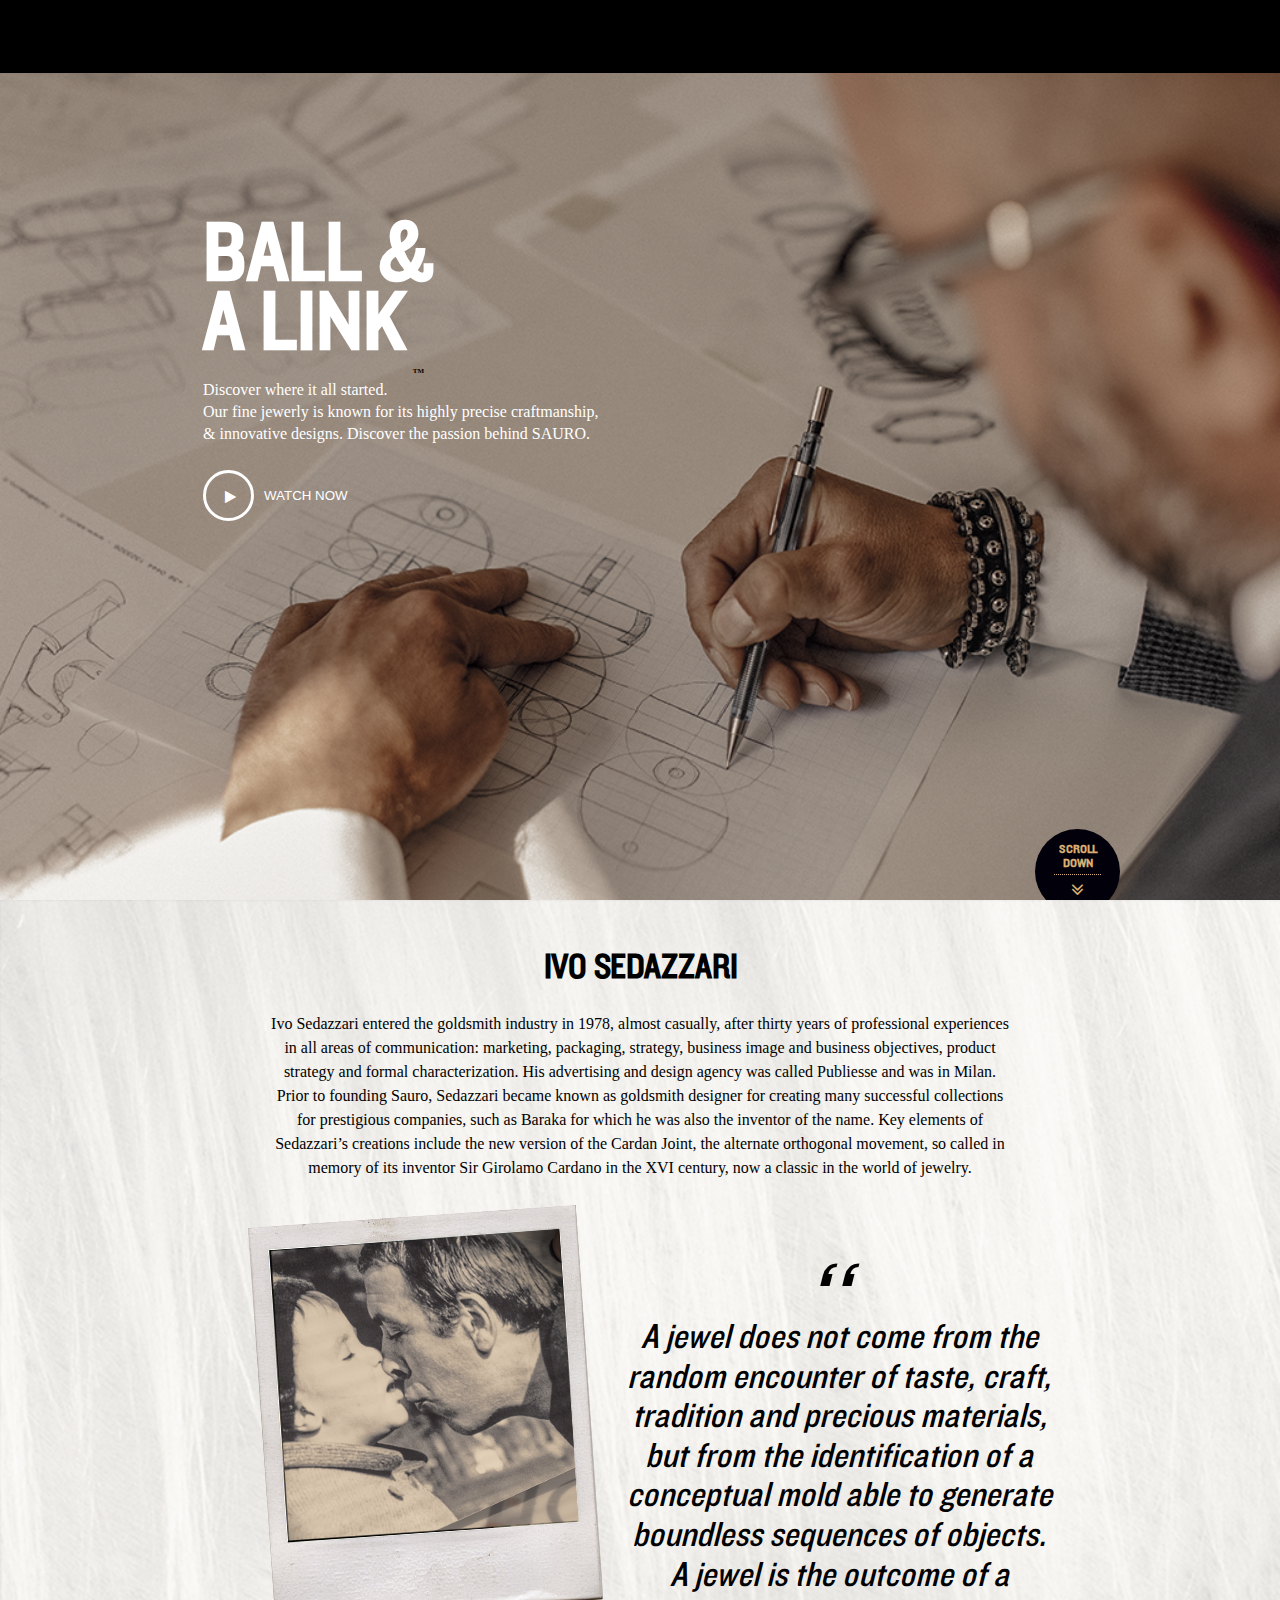
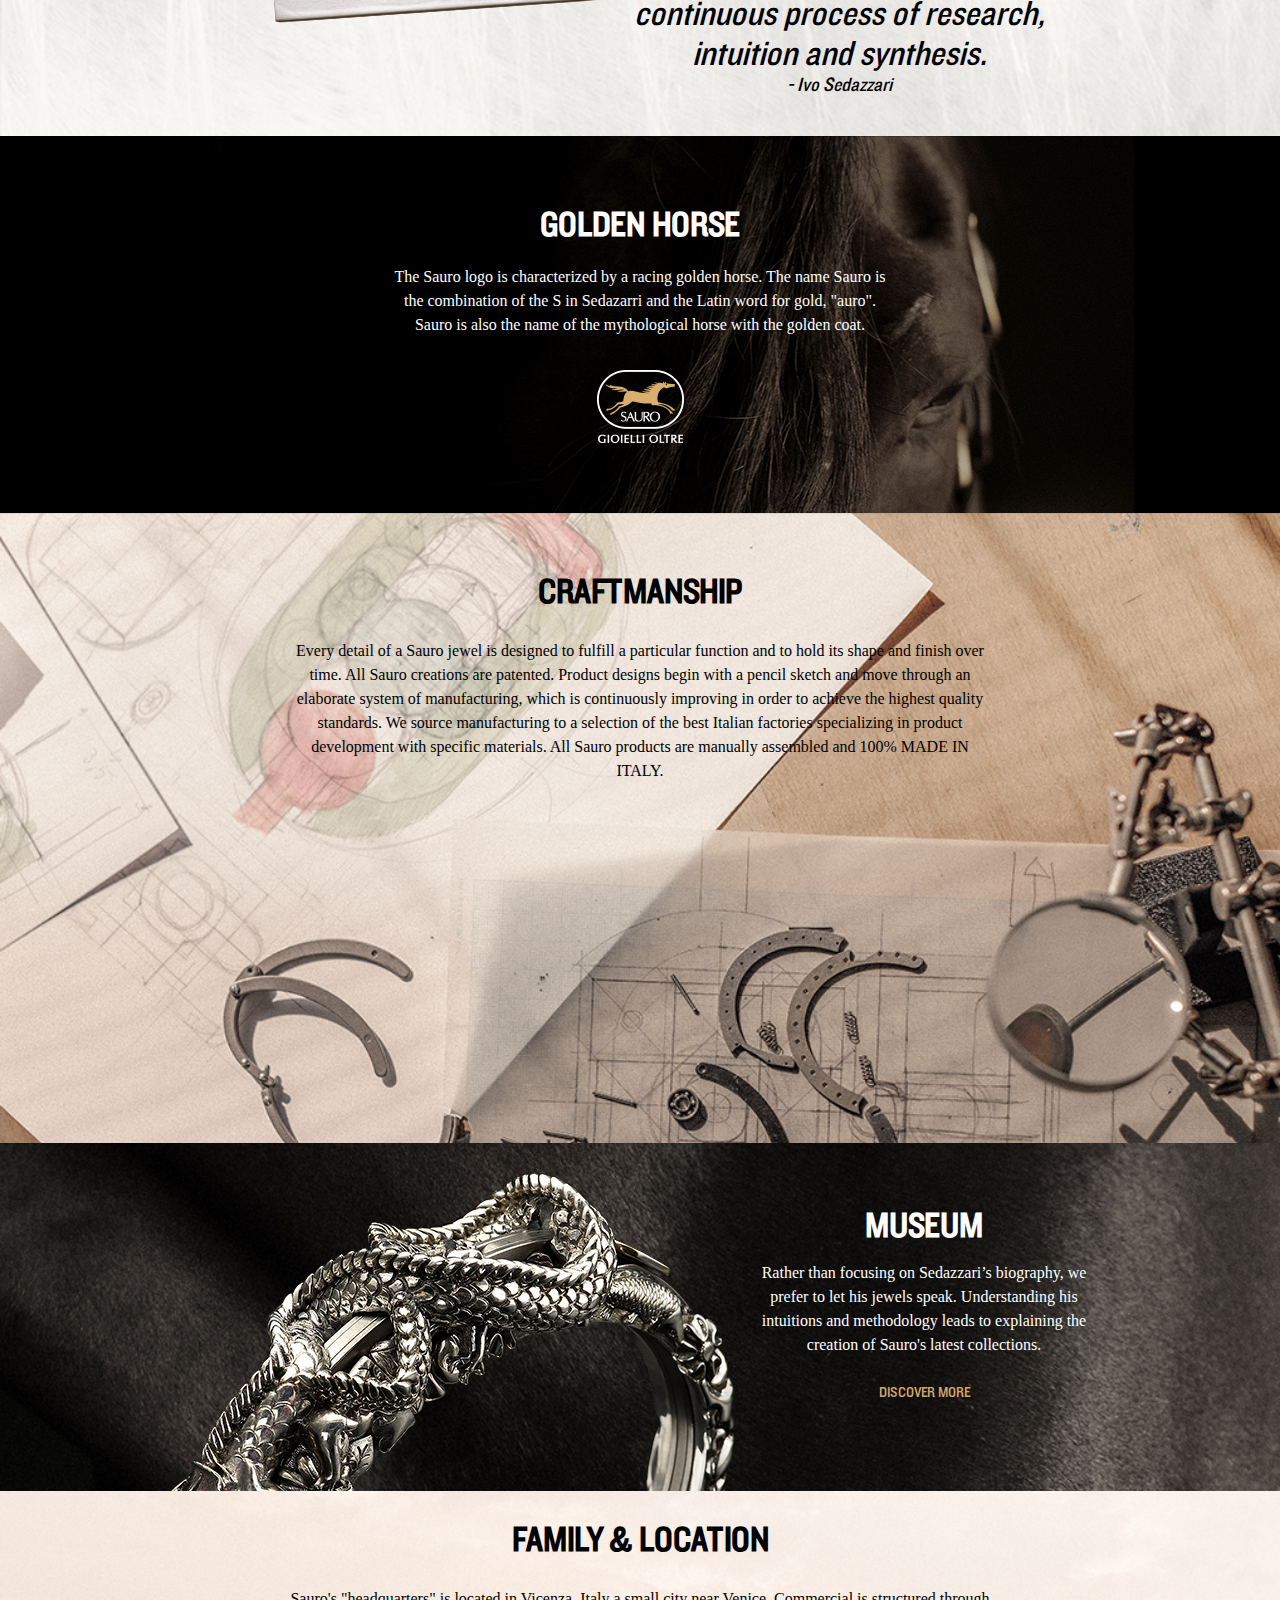
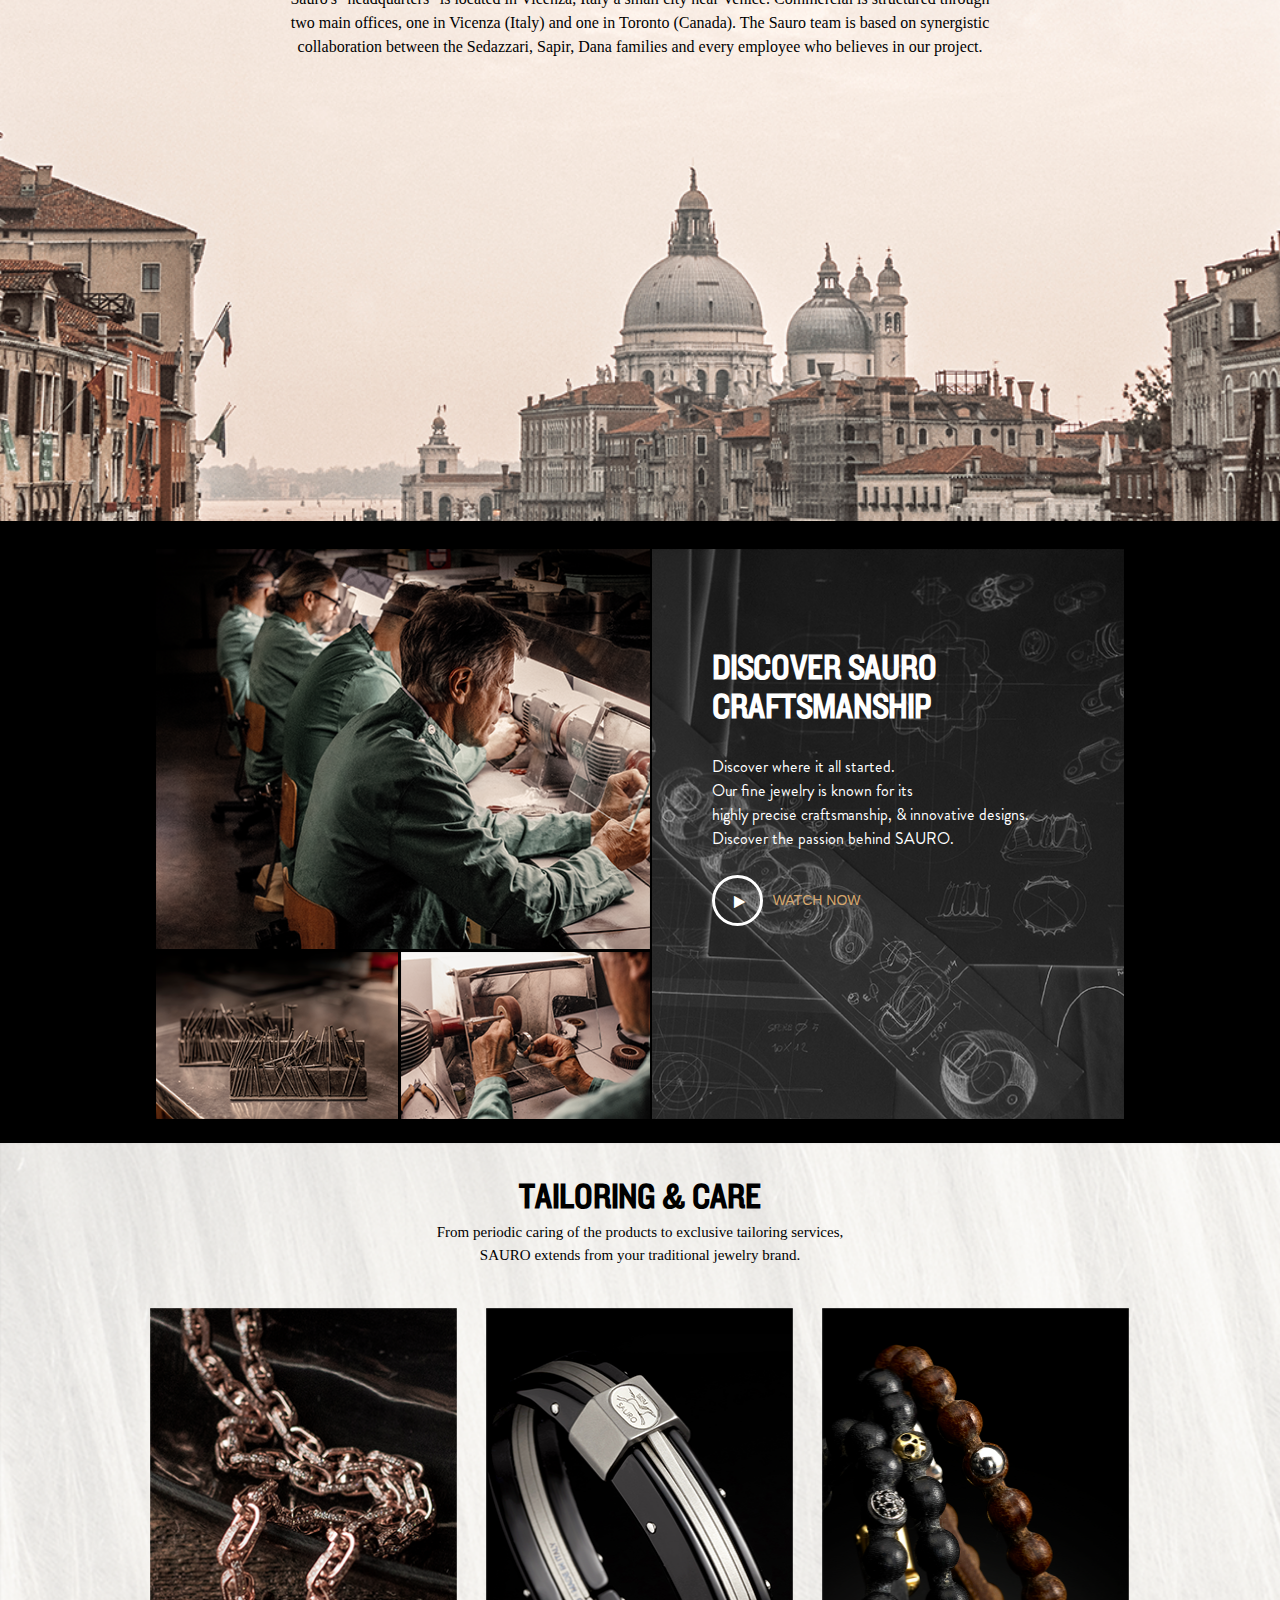
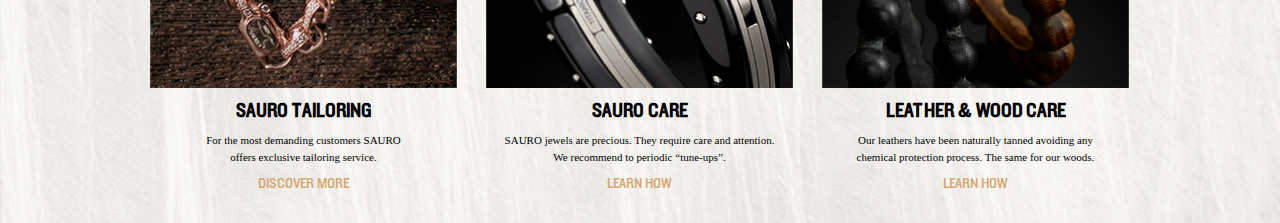
<file: index.html>
<!DOCTYPE html>
<html lang="en">

<head>

	<meta charset="utf-8">
	<meta http-equiv="X-UA-Compatible" content="IE=edge">
	<meta name="viewport" content="width=device-width, initial-scale=1.0, minimum-scale=1.0">
	<link rel="stylesheet" href="/css/font-awesome/css/font-awesome.css">
	<link rel="stylesheet" href="/css/style.css">
	<link rel="stylesheet" href="/css/lightbox.min.css">
	<script src="/js/jquery.min.js"></script>
	<script src="/js/itemslide.min.js"></script>
	<script src="/js/lightbox.min.js"></script>
	<title>Document</title>

</head>

<body>

	<div class="app">

		<header>
			<div class="inner"></div>
		</header>

		<section class="main">
			<div class="inner">
				<h1>Ball &amp; <br>a link<span class="tm">tm</span></h1>
				<p>Discover where it all started. <br>Our fine jewerly is known for its highly precise craftmanship, &amp; innovative designs. Discover the passion behind SAURO.</p>
				<button class="watch"><i class="fa fa-play" aria-hidden="true"></i>Watch now</button>
				<button class="down">
					<span>Scroll down</span>
					<i class="fa fa-angle-double-down" aria-hidden="true"></i>
				</button>
			</div>
		</section>

		<section class="ivo">
			<div class="inner">

				<h2>Ivo Sedazzari</h2>

				<p class="about">Ivo Sedazzari entered the goldsmith industry in 1978, almost casually, after thirty years of professional experiences in all areas of communication: marketing, packaging, strategy, business image and business objectives, product strategy and formal characterization. His advertising and design agency was called Publiesse and was in Milan. Prior to founding Sauro, Sedazzari became known as goldsmith designer for creating many successful collections for prestigious companies, such as Baraka for which he was also the inventor of the name. Key elements of Sedazzari’s creations include the new version of the Cardan Joint, the alternate orthogonal movement, so called in memory of its inventor Sir Girolamo Cardano in the XVI century, now a classic in the world of jewelry.</p>

				<div class="polaroid"></div>

				<p class="jewel"><span class="rotate">,,</span>A jewel does not come from the random encounter of taste, craft, tradition and precious materials, but from the identification of a conceptual mold able to generate boundless sequences of objects. A jewel is the outcome of a continuous process of research, intuition and synthesis. <span class="author">- Ivo Sedazzari</span></p>

			</div>
		</section>

		<section class="golden-horse">
			<div class="inner">

				<h2>Golden horse</h2>
				<p>The Sauro logo is characterized by a racing golden horse. The name Sauro is the combination of the S in Sedazarri and the Latin word for gold, "auro". Sauro is also the name of the mythological horse with the golden coat.</p>
				<div class="logo"></div>

			</div>
			<div class="section-overlay"></div>
		</section>

		<section class="craftmanship">
			<div class="inner">

				<h2>Craftmanship</h2>
				<p>Every detail of a Sauro jewel is designed to fulfill a particular function and to hold its shape and finish over time. All Sauro creations are patented. Product designs begin with a pencil sketch and move through an elaborate system of manufacturing, which is continuously improving in order to achieve the highest quality standards. We source manufacturing to a selection of the best Italian factories specializing in product development with specific materials. All Sauro products are manually assembled and 100% MADE IN ITALY.</p>

			</div>
		</section>

		<section class="museum">
			<div class="inner">

				<div class="ring"></div>
				<div class="content">
					<h2>Museum</h2>
					<p>Rather than focusing on Sedazzari’s biography, we prefer to let his jewels speak. Understanding his intuitions and methodology leads to explaining the creation of Sauro's latest collections.</p>
					<a href="#" class="discover-more">Discover more</a>
				</div>

			</div>
		</section>

		<section class="location">
			<div class="inner">

				<h2>Family &amp; location</h2>
				<p>Sauro's "headquarters" is located in Vicenza, Italy a small city near Venice. Commercial is structured through two main offices, one in Vicenza (Italy) and one in Toronto (Canada). The Sauro team is based on synergistic collaboration between the Sedazzari, Sapir, Dana families and every employee who believes in our project.</p>

			</div>
		</section>

		<section class="discover">
			<div class="inner">

				<div class="lcol">
					<div class="big-block" style="background-image:url('/img/discover2.png');">
						<a data-lightbox="gallery" href="/img/discover2.png"></a>
						<div class="play responsive"></div>
					</div>
					<div class="small-blocks">
						<div class="small-block1" style="background-image:url('/img/discover3.png');">
							<a data-lightbox="gallery" href="/img/discover3.png"></a>
						</div>
						<div class="small-block2" style="background-image:url('/img/discover4.png');">
							<a data-lightbox="gallery" href="/img/discover4.png"></a>
						</div>
					</div>
				</div>
				<div class="rcol">
					<div class="content">
						<h2>DISCOVER SAURO <br>CRAFTSMANSHIP</h2>
						<p>Discover where it all started. <br>Our fine jewelry is known for its <br>highly precise craftsmanship, &amp; innovative designs. <br>Discover the passion behind SAURO.</p>
						<button class="watch"><i class="fa fa-play" aria-hidden="true"></i>Watch now</button>
					</div>
				</div>

				<div class="m-content responsive">
					<h2>DISCOVER SAURO CRAFTSMANSHIP</h2>
					<p>Discover where it all started. <br>Discover the passion behind SAURO.</p>
					<a href="#">Watch now</a>
				</div>

			</div>
		</section>

		<section class="tailoring">
			<div class="inner">

				<h2>TAILORING &amp; CARE</h2>
				<p>From periodic caring of the products to exclusive tailoring services, <br>SAURO extends from your traditional jewelry brand.</p>

				<ul id="items" class="cols">
					<li class="col">
						<img src="/img/img1.png" alt="sauro tailoring">
						<h4>Sauro tailoring</h4>
						<p>For the most demanding customers SAURO <br>offers exclusive tailoring service.</p>
						<a href="#">Discover more</a>
					</li>
					<li class="col">
						<img src="/img/img2.png" alt="sauro care">
						<h4>Sauro care</h4>
						<p>SAURO jewels are precious. They require care and attention. <br>We recommend to periodic “tune-ups”.</p>
						<a href="#">Learn how</a>
					</li>
					<li class="col">
						<img src="/img/img3.png" alt="Leather &amp; wood care">
						<h4>Leather &amp; wood care</h4>
						<p>Our leathers have been naturally tanned avoiding any <br>chemical protection process. The same for our woods.</p>
						<a href="#">Learn how</a>
					</li>
				</ul>

				<div class="responsive dots">
					<div class="dot i1 active"></div>
					<div class="dot i2"></div>
					<div class="dot i3"></div>
				</div>

			</div>
		</section>

		<footer>
			<div class="inner"></div>
		</footer>

	</div>

	<script src="/js/app.js"></script>

</body>

</html>
</file>
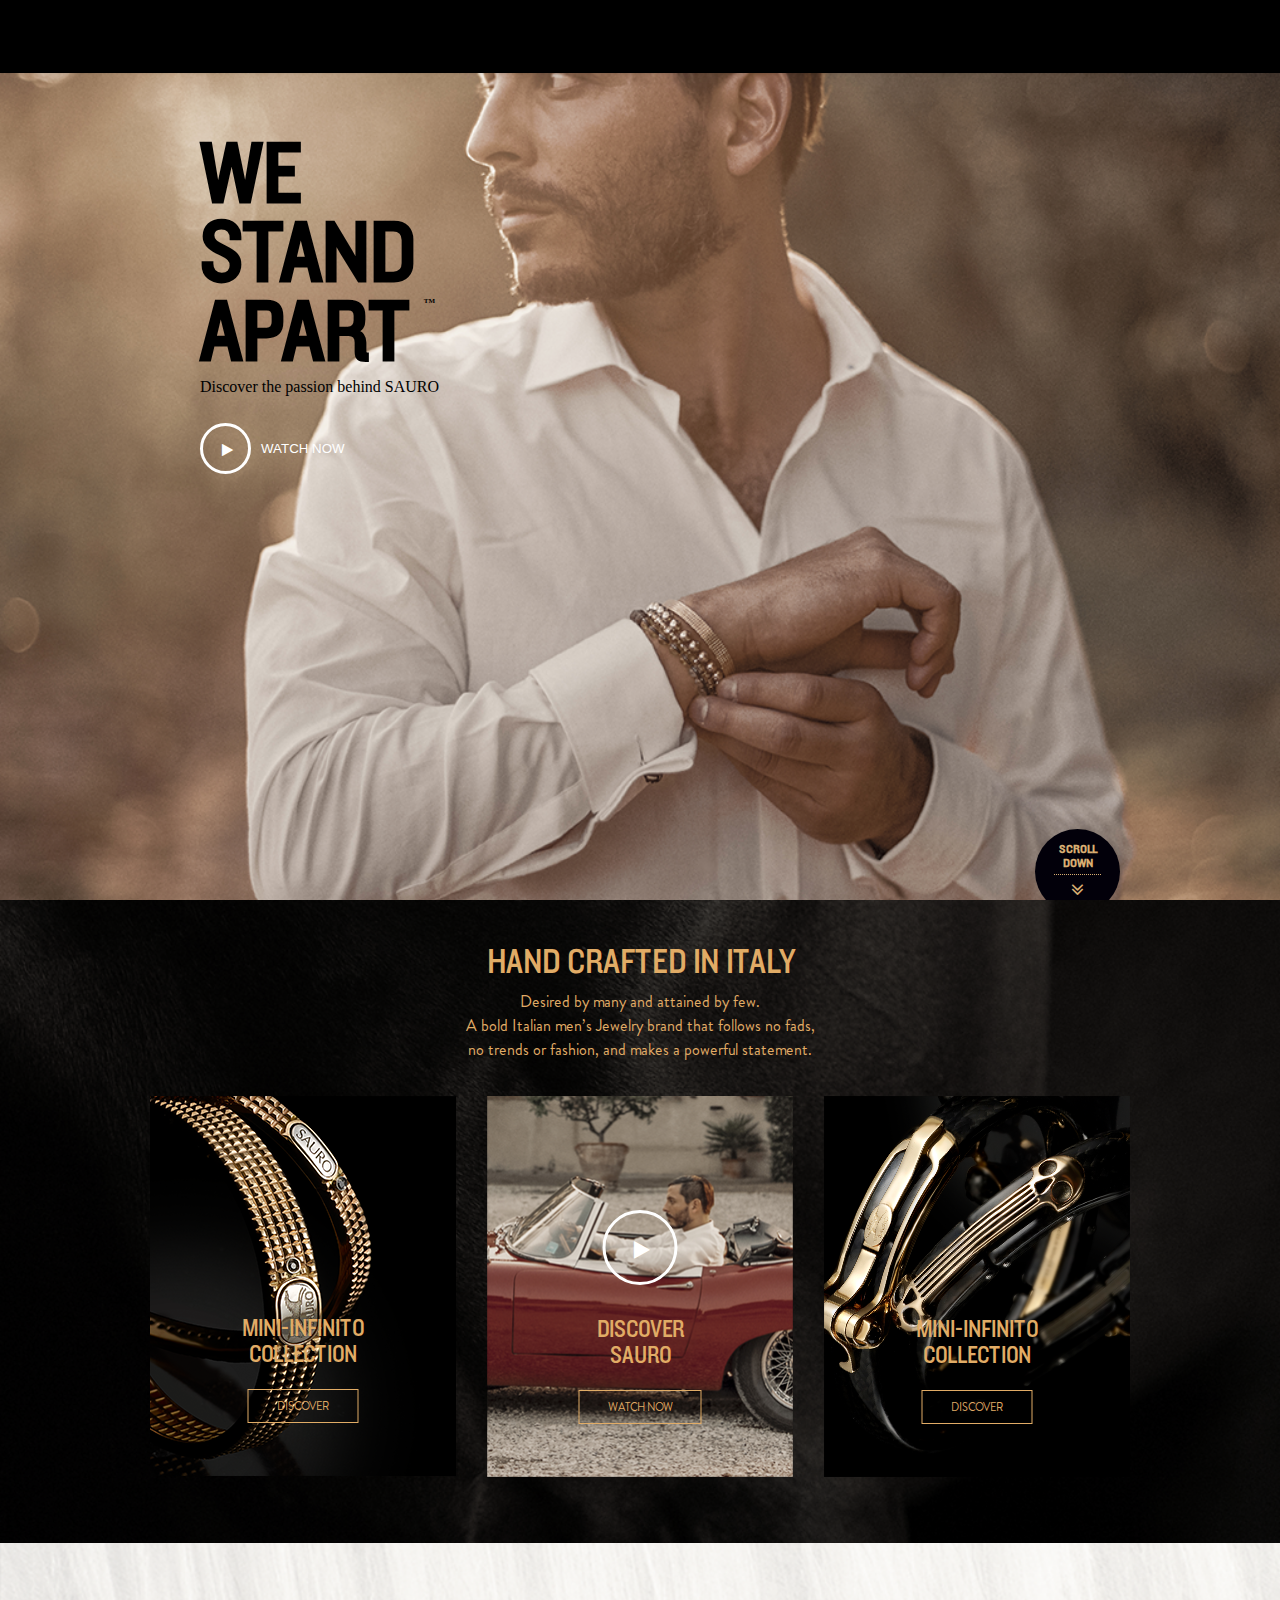
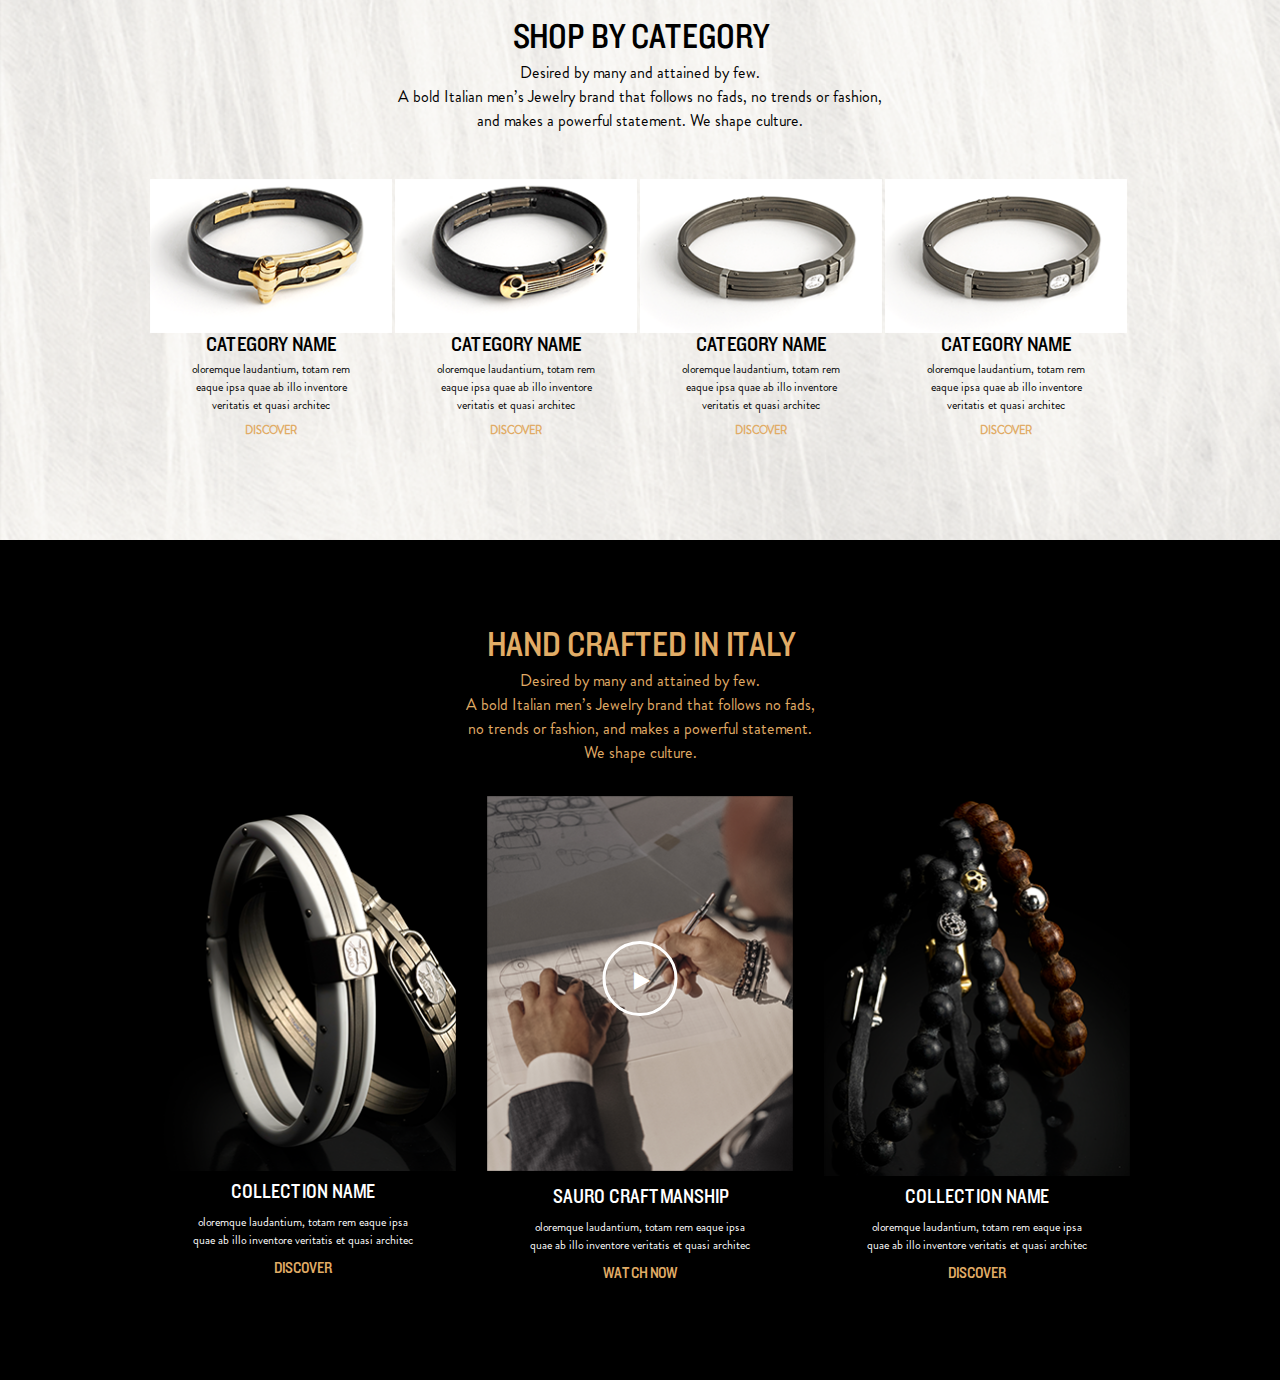
<file: home.html>
<!DOCTYPE html>
<html lang="en">

<head>

	<meta charset="utf-8">
	<meta http-equiv="X-UA-Compatible" content="IE=edge">
	<meta name="viewport" content="width=device-width, initial-scale=1.0, minimum-scale=1.0">
	<link rel="stylesheet" href="/css/font-awesome/css/font-awesome.css">
	<link rel="stylesheet" href="/css/style.css">
	<script src="/js/jquery.min.js"></script>
	<script src="/js/itemslide.min.js"></script>
	<title>Document</title>

</head>

<body>

	<div class="app home">

		<header>
			<div class="inner"></div>
		</header>

		<section class="main2">
			<div class="inner">
				<h1>We stand apart<span class="tm">tm</span></h1>
				<p>Discover the passion behind SAURO</p>
				<button class="watch"><i class="fa fa-play" aria-hidden="true"></i>Watch now</button>
				<button class="down">
					<span>Scroll down</span>
					<i class="fa fa-angle-double-down" aria-hidden="true"></i>
				</button>
			</div>
		</section>

		<section class="handcrafted">
			<div class="inner">
				<h2>Hand crafted in italy</h2>
				<p>Desired by many and attained by few. <br>A bold Italian men’s Jewelry brand that follows no fads, <br>no trends or fashion, and makes a powerful statement.</p>
				<div class="cols3">
					<div class="col">
						<img src="/img/img6.png" alt="Mini-infinito collection">
						<h4>Mini-infinito collection</h4>
						<a href="#" class="bordered">Discover</a>
					</div>
					<div class="col">
						<img src="/img/img5.png" alt="Discover sauro">
						<button class="play"></button>
						<h4>Discover sauro</h4>
						<a href="#" class="bordered">Watch now</a>
					</div>
					<div class="col">
						<img src="/img/img4.png" alt="Mini-infinito collection">
						<h4>Mini-infinito collection</h4>
						<a href="#" class="bordered">Discover</a>
					</div>
				</div>
			</div>
			<div class="section-overlay"></div>
		</section>

		<section class="bycategory">
			<div class="inner">
				<h2>Shop by category</h2>
				<p>Desired by many and attained by few. <br>A bold Italian men’s Jewelry brand that follows no fads, no trends or fashion, <br>and makes a powerful statement. We shape culture.</p>
				<ul id="items" class="cols4">
					<li class="col">
						<img src="/img/brace1.png" alt="Category name">
						<h4>Category name</h4>
						<p>oloremque laudantium, totam rem eaque ipsa quae ab illo inventore veritatis et quasi architec</p>
						<a href="#">Discover</a>
					</li>
					<li class="col">
						<img src="/img/brace2.png" alt="Category name">
						<h4>Category name</h4>
						<p>oloremque laudantium, totam rem eaque ipsa quae ab illo inventore veritatis et quasi architec</p>
						<a href="#">Discover</a>
					</li>
					<li class="col">
						<img src="/img/brace3.png" alt="Category name">
						<h4>Category name</h4>
						<p>oloremque laudantium, totam rem eaque ipsa quae ab illo inventore veritatis et quasi architec</p>
						<a href="#">Discover</a>
					</li>
					<li class="col">
						<img src="/img/brace3.png" alt="Category name">
						<h4>Category name</h4>
						<p>oloremque laudantium, totam rem eaque ipsa quae ab illo inventore veritatis et quasi architec</p>
						<a href="#">Discover</a>
					</li>
				</ul>
				<div class="responsive dots">
					<div class="dot i1 active"></div>
					<div class="dot i2"></div>
					<div class="dot i3"></div>
					<div class="dot i4"></div>
				</div>
			</div>
		</section>

		<section class="handcrafted2">
			<div class="inner">
				<h2>Hand crafted in italy</h2>
				<p>Desired by many and attained by few. <br>A bold Italian men’s Jewelry brand that follows no fads, <br>no trends or fashion, and makes a powerful statement. <br>We shape culture.</p>
				<div class="cols3">
					<div class="col">
						<img src="/img/img9.png" alt="Mini-infinito collection">
						<h4>Collection name</h4>
						<p>oloremque laudantium, totam rem eaque ipsa quae ab illo inventore veritatis et quasi architec</p>
						<a href="#" class="bordered">Discover</a>
					</div>
					<div class="col">
						<img src="/img/img8.png" alt="Discover sauro">
						<button class="play"></button>
						<h4>Sauro craftmanship</h4>
						<p>oloremque laudantium, totam rem eaque ipsa quae ab illo inventore veritatis et quasi architec</p>
						<a href="#" class="bordered">Watch now</a>
					</div>
					<div class="col">
						<img src="/img/img7.png" alt="Mini-infinito collection">
						<h4>Collection name</h4>
						<p>oloremque laudantium, totam rem eaque ipsa quae ab illo inventore veritatis et quasi architec</p>
						<a href="#" class="bordered">Discover</a>
					</div>
				</div>
			</div>
		</section>

		<footer>
			<div class="inner"></div>
		</footer>

	</div>

	<script src="/js/app.js"></script>

</body>

</html>
</file>
<file: css/style.css>
@font-face { font-family: 'BrandonGrotesque-Bold'; src: url('fonts/BrandonGrotesque-Bold.eot'); src: url('fonts/BrandonGrotesque-Bold.woff2') format('woff2'), url('fonts/BrandonGrotesque-Bold.woff') format('woff'), url('fonts/BrandonGrotesque-Bold.ttf') format('truetype'), url('fonts/BrandonGrotesque-Bold.svg#BrandonGrotesque-Bold') format('svg'), url('fonts/BrandonGrotesque-Bold.eot?#iefix') format('embedded-opentype'); font-weight: normal; font-style: normal; }
@font-face { font-family: 'Knockout'; src: url('fonts/Knockout.eot'); src: url('fonts/Knockout.woff2') format('woff2'), url('fonts/Knockout.woff') format('woff'), url('fonts/Knockout.ttf') format('truetype'), url('fonts/Knockout.svg#Knockout') format('svg'), url('fonts/Knockout.eot?#iefix') format('embedded-opentype'); font-weight: normal; font-style: normal; }

/* Genearl */
body,
html { font-family: 'Knockout'; position: relative; background: black; -webkit-font-smoothing: antialiased; }
a { color: inherit; text-decoration: none; }
* { margin: 0; padding: 0; }
* { -webkit-box-sizing: border-box; -moz-box-sizing: border-box; box-sizing: border-box; }
img { width: 100%; display: block; }

button { outline: none; border: none; padding: 0; background: transparent; cursor: pointer; }

.overlay { z-index: 2000; pointer-events: none; position: absolute; top: 0; right: 0; bottom: 0; left: 0; width: 100%; height: 100%; background: url('/img/overlay3.jpg') no-repeat center top; opacity: .3; -webkit-transition: opacity .2s; -ms-transition: opacity .2s; transition: opacity .2s; }
body:hover .overlay { opacity: 0; }
@media screen and (width:360px) {
	.overlay { background-image: url('/img/overlay3.jpg'); }
}


/* Header */
header { background: black; height: 73px; width: 100%; }


/* Union */
section { min-width: 1020px; }
section > .inner { width: 80%; min-width: 1020px; margin: 0 auto; }
section h2 { font-family: 'Knockout'; font-size: 35px; text-transform: uppercase; }


/* Main Section */
.main { height: calc(100vh - 73px); overflow: hidden; color: #fff; background: url('/img/bg-main.png') no-repeat center 15%; background-size: cover; width: 100%; padding: 0; }
.main h1 { font-size: 86px; font-family: 'Knockout'; text-transform: uppercase; line-height: .8; margin: 75px 0 20px 0; position: relative; display: inline-block; vertical-align: top; }
.main .inner { position: relative; padding: 73px 0 0 75px; height: 100%; }
.main h1 span.tm { color: black; font-size: 7px; font-family: 'BrandonGrotesque'; position: absolute; bottom: -16px; right: 9px; }
.main p { font-family: 'BrandonGrotesque'; width: 400px; line-height: 1.4; }

.watch { margin-top: 24px; color: #fff; line-height: 51px; text-transform: uppercase; }
.watch i { padding-left: 4px; color: #fff; margin-right: 10px; font-size: 14px; display: inline-block; vertical-align: top; width: 51px; height: 51px; border: 3px solid #fff; border-radius: 50%; line-height: 48px; text-align: center; }

.down { position: relative; width: 85px; height: 85px; border-radius: 50%; background: #02000a; position: absolute; bottom: -14px; right: 32px; }
.down span { color: #d8ae72; text-transform: uppercase; font-weight: bold; font-family: 'Knockout'; font-size: 13px; margin-top: -22px; width: 47px; text-align: center; display: inline-block; vertical-align: top; padding-bottom: 4px; border-bottom: 1px dotted; }
.down i { position: absolute; color: #d8ae72; bottom: 14px; left: 50%; font-size: 20px; transform: translateX(-50%); }

/* Ivo Section */
.ivo { padding-bottom: 40px; background: url('/img/bg-ivo.png') no-repeat center top; text-align: center; padding-top: 48px; background-size: cover; }
.ivo .inner:after { content: ''; display: table; clear: right; }
.ivo .inner { width: 1020px !important;  position: relative; }
.ivo h2 { font-family: 'Knockout'; font-size: 35px; text-transform: uppercase; }
.ivo .about { line-height: 1.5; margin: 0 auto; width: 740px; margin-top: 25px; font-family: 'BrandonGrotesque'; }
.ivo .jewel { float: right; margin-top: 68px; width: 525px; padding-right: 97px; font-size: 36px; font-style: italic; line-height: 1.1; }
.ivo .rotate { font-size: 100px; transform: rotate(180deg); display: block; color: black; margin-bottom: -40px; }
.ivo .author { display: block; font-size: 20px; font-style: italic; }
.ivo .polaroid { position: absolute; top: 257px; left: 0; background: url('/img/polaroid.png') no-repeat center center; width: 473px; height: 418px; }


/* Golden Horse Section */
.golden-horse { color: #fff; position: relative; background: black url('/img/bg-golden-horse.png') no-repeat center top; }
.golden-horse .inner { height: 100%; text-align: center; padding: 70px 0; position: relative; z-index: 100; }
.golden-horse .section-overlay { z-index: 50; position: absolute; top: 0; left: 0; bottom: 0; right: 0; background: rgba(0, 0, 0, .3); }
.golden-horse p { font-family: 'BrandonGrotesque'; line-height: 1.5; width: 500px; margin: 20px auto 0 auto; }
.golden-horse .logo { width: 87px; height: 73px; margin: 33px auto 0 auto; background: url('/img/horse-logo.png') no-repeat center center; }


/* Craftmanship Section */
.craftmanship { height: 630px; background: black url('/img/bg-craftmanship.png') no-repeat center top; background-size: cover; }
.craftmanship .inner { text-align: center; padding-top: 60px; }
.craftmanship p { margin: 27px auto 0 auto; width: 700px; font-family: 'BrandonGrotesque'; line-height: 1.5; }


/* Museum Section */
.museum { height: 348px; background: black url('/img/bg-museum.png') no-repeat center top; background-size: cover; }
.museum > .inner { width: 1020px !important; position: relative; height: 348px; }
.museum .ring { position: absolute; bottom: 0; left: 0; width: 737px; height: 440px; background: url(/img/ring.png) no-repeat center top; }
.museum .content { text-align: center; color: #fff; float: right; width: 452px; margin-top: 64px; }
.museum .content p { margin: 15px auto 0 auto; font-family: 'BrandonGrotesque'; line-height: 1.5; width: 328px; }
.museum .content a { text-transform: uppercase; margin-top: 27px; color: #d6a76c; display: block; font-size: 15px; }

/* Location Section */
.location { height: 630px; background: black url('/img/bg-location.png') no-repeat center 55%; background-size: cover; }
.location .inner { text-align: center; padding-top: 30px; }
.location .inner p { margin: 27px auto 0 auto; width: 700px; font-family: 'BrandonGrotesque'; line-height: 1.5; }


/* Discover Section */
.discover { color: #fff; height: 622px; background: black; }
.discover .inner { padding: 28px; width: 80%; min-width: 1020px; }
.discover .inner:after { content: ''; display: table; clear: both; }
.discover .rcol { float: right; width: 48.8%; }
.discover .lcol { float: left; width: 51%; }
.discover .rcol .content { width: 100%; height: 570px; padding: 100px 0 0 60px; background: url('/img/discover1.png') no-repeat center center; background-size: cover; }
.discover .rcol .content h2 { margin-bottom: 28px; }
.discover .rcol .content p { font-family: 'BrandonGrotesque-Bold'; line-height: 1.5; }
.discover .rcol .content button { margin-top: 24px; color: #d6a76c; font-size: 14px; line-height: 51px; text-transform: uppercase; }
.discover .big-block { height: 400px; margin-bottom: 3px; background: no-repeat center center; background-size: cover; }
.discover .small-blocks { height: 169px; width: 100%; white-space: nowrap; overflow: hidden; }
.discover .small-block1 { height: 167px; width: 49%; display: inline-block; vertical-align: top; background: url('/img/discover3.png') no-repeat center center; background-size: cover; }
.discover .small-block2 { height: 167px; width: 51%; display: inline-block; vertical-align: top; background: url('/img/discover4.png') no-repeat center center; background-size: cover; }

.discover .big-block,
.discover .small-block1,
.discover .small-block2 { position: relative; }
.discover .big-block > a,
.discover .small-block1 > a,
.discover .small-block2 > a { position: absolute; top: 0; left: 0; bottom: 0; right: 0; width: 100%; height: 100%; opacity: 0; }


/* Tailoring Section */
.tailoring { height: 680px; background: black url('/img/bg-ivo.png') no-repeat center top; background-size: cover; }
.tailoring .inner { text-align: center; padding-top: 35px; }
.tailoring p { margin: 4px auto 0 auto; font-family: 'BrandonGrotesque'; line-height: 1.5; font-size: 15px; }
.tailoring .cols { text-align: left; font-size: 0; width: 980px; margin: 42px auto 0 auto; }
.tailoring .cols .col { width: 307px; margin-right: 29px; text-align: center; display: inline-block; vertical-align: top; }
.tailoring .cols .col:last-child { margin: 0; }
.tailoring .cols .col img { height: 380px; }
.tailoring .cols .col h4 { font-family: 'Knockout'; margin-top: 12px; font-size: 20px; text-transform: uppercase; }
.tailoring .cols .col p { font-size: 11px; margin-top: 10px; }
.tailoring .cols .col a { text-transform: uppercase; margin-top: 10px; color: #d6a76c; font-size: 15px; display: block; }


/* Home Page */

/* Home Page Union */
.home .inner h1 { text-transform: uppercase; }
.home .inner p { font-family: 'BrandonGrotesque'; line-height: 1.5; }
.home section { overflow: hidden; position: relative; background-repeat: no-repeat; background-position: center center; background-size: cover; }
.home section:not(.main2) .inner { z-index: 300; position: relative; text-align: center; color: #e1ac66; padding: 43px 0 0 0; }
.home section:not(.main2) .inner h2 { font-weight: normal; }
.home section:not(.main2) .inner p { margin-top: 8px; }
.home .section-overlay { position: absolute; top: 0; left: 0; right: 0; bottom: 0; width: 100%; height: 100%; z-index: 200; background: rgba(0, 0, 0, .6); }

/* Cols3 */
.cols3 { width: 980px; margin: 34px auto 0 auto; text-align: left; font-size: 0; }
.cols3 > .col { position: relative; width: 306px; margin-right: 31px; font-size: initial; display: inline-block; vertical-align: top; }
.cols3 > .col:last-child { margin: 0; }
.cols3 > .col .play { padding-left: 4px; z-index: 500; top: 30%; left: 50%; transform: translateX(-50%); width: 75px; height: 75px; border-radius: 50%; border: 3px solid #fff; position: absolute; line-height: 75px; }
.cols3 > .col .play:before { color: #fff; content: '\f04b'; font-size: 20px; font-family: 'FontAwesome'; }


/* Cols4 */
.cols4 { width: 980px; margin: 0 auto; text-align: left; margin-top: 46px; }
.cols4 > .col { width: 242px; text-align: center; display: inline-block; vertical-align: top; }
.cols4 > .col h4 { text-transform: uppercase; font-size: 21px; }
.cols4 > .col p { font-size: 12px; width: 180px; margin: 0 auto; }
.cols4 > .col a { font-family: 'BrandonGrotesque-Bold'; font-weight: bold; background: transparent; color: #e1ac66; text-transform: uppercase; margin-top: 8px; display: inline-block; vertical-align: top; font-size: 11px; }

/* Main Section 2 */
.main2 { height: calc(100vh - 73px); background-image: url('/img/bg-main2.png') !important; background-position: center top !important; }
.main2 .inner { position: relative; height: 100%; padding: 64px 0 0 72px; }
.main2 h1 { position: relative; font-size: 88px; width: 200px; line-height: .9; display: inline-block; vertical-align: top; }
.main2 p { font-family: 'Knockout'; }
.main2 h1 span.tm { font-size: 7px; font-family: 'BrandonGrotesque'; position: absolute; bottom: 70px; right: -2px; right: -35px; }
.main2 p { font-family: 'BrandonGrotesque'; width: 400px; line-height: 1.4; }


/* Handcrafted Section */
.handcrafted { height: 643px; background-image: url('/img/bg-handcraft.png'); }
.handcrafted p { font-family: 'BrandonGrotesque-Bold' !important; }
.handcrafted .col { color: #e1ac66; text-align: center; }
.handcrafted .col h4,
.handcrafted .col .bordered { position: absolute; left: 50%; transform: translateX(-50%); text-transform: uppercase; }
.handcrafted .col h4 { top: 58%; font-size: 24px; width: 140px; font-weight: normal; }
.handcrafted .col .bordered { display: block; font-family: 'BrandonGrotesque-Bold'; border: 1px solid #e1ac66; font-size: 11px; padding: 8px 28px; bottom: 14%; }


/* By Category Section */
.bycategory { height: 597px; background-image: url('/img/bg-ivo.png'); }
.bycategory .inner { padding-top: 75px !important; color: #000 !important; }
.bycategory p { margin-top: 4px !important; font-family: 'BrandonGrotesque-Bold' !important; }
.bycategory .col h4 { font-weight: normal; }


/* Handcrafted 2 Section */
.handcrafted2 { height: 840px; }
.handcrafted2 .inner { padding: 86px 0 0 0 !important; }
.handcrafted2 h2 { font-weight: normal; }
.handcrafted2 p { margin: 4px 0 0 0 !important; font-family: 'BrandonGrotesque-Bold' !important; }
.handcrafted2 .cols3 { margin-top: 30px !important; }
.handcrafted2 .col { text-align: center; color: #fff; }
.handcrafted2 .col h4,
.handcrafted2 .col a { text-transform: uppercase !important; }
.handcrafted2 .col h4 { font-weight: normal; font-size: 20px; margin-top: 10px; }
.handcrafted2 .col p { font-size: 12px; width: 220px; margin: 10px auto !important; display: block; }
.handcrafted2 .col a { color: #e1ac66; }


/* Utility */
.responsive { display: none; }

@media screen and (max-width: 520px) {


	/* Utility */
	.responsive { display: block; }
	.overlay { background-image: url('/img/overlay4.jpg'); }


	/* Header */
	header { height: 60px; }


	/* Union */
	section { min-width: auto; overflow: hidden; }
	section > .inner { min-width: auto; width: 100%; }


	/* Main Section */
	.main { height: 434px !important; }
	.main .inner { height: 434px; width: 100%; padding: 46px 0 0 38px; }
	.main h1 { margin: 0 0 0 8px; font-size: 89px; }
	.main p { width: 252px; line-height: 1.5; }
	.main a.watch { margin-top: 20px; }
	.main .down { display: none; }


	/* Ivo Section */
	.ivo { height: auto; text-align: left; background: #fff; background-image: none; padding: 37px 25px 37px 25px; }
	.ivo .inner { width: 100% !important; }
	.ivo h2 { font-size: 29px; }
	.ivo .about { width: 97%; margin: 0; margin-top: 14px; font-size: 14px; }
	.ivo .polaroid { background-size: contain; background-image: url('/img/polaroid2.png'); position: static; height: 370px; width: 100%; }
	.ivo .jewel { width: 100%; margin-top: 20px; font-size: 25px; line-height: 1.2; text-align: center; padding: 0; }
	.ivo .jewel .author { margin-top: 40px; }


	/* Golden Horse Section */
	.golden-horse { height: 458px; }
	.golden-horse .inner { text-align: left; padding: 32px 14px 0 20px; font-size: 14px; }
	.golden-horse p { width: 100%; }
	.golden-horse .logo { margin: 33px 0 0 0; }


	/* Craftmanship Section */
	.craftmanship { background-color: #fff; height: 590px; background-size: contain; background-position: center 336px; }
	.craftmanship .inner { text-align: left; padding: 32px 12px 0 25px; }
	.craftmanship p { font-size: 14px; margin-top: 14px; width: auto; }


	/* Museum Section */
	.museum { height: 343px; }
	.museum .inner { width: 100% !important; }
	.museum .ring { background-size: contain; width: 808px; height: 478px; left: -182px; bottom: -272px; }
	.museum .content { width: 100%; margin: 0; text-align: left; padding: 32px 12px 0 25px; }
	.museum .content p { width: 100%; font-size: 14px; margin-top: 20px; }
	.museum .content a { margin-top: 20px; }


	/* Location Section */
	.location { height: 433px; background-size: cover; background-position: 0 -23px; }
	.location .inner { text-align: left; padding: 32px 12px 0 25px; }
	.location .inner p { width: auto; font-size: 14px; margin-top: 17px; }


	/* Discover Section */
	.discover { height: 560px; }
	.discover .inner { min-width: auto; width: 100% !important; }
	.discover .lcol { width: 100%; float: none; }
	.discover .rcol { display: none; }
	.discover .big-block { width: 100%; position: relative; background-position: right; }
	.discover .small-blocks { display: none; }
	.discover .big-block .play { padding-left: 4px; z-index: 500; top: 30%; left: 50%; transform: translateY(-50%); transform: translateX(-50%); width: 78px; height: 78px; border-radius: 50%; border: 3px solid #fff; position: absolute; line-height: 78px; text-align: center; }
	.discover .big-block .play:before { color: #fff; content: '\f04b'; font-size: 20px; font-family: 'FontAwesome'; }
	.discover .m-content { text-align: center; }
	.discover .m-content h2 { font-size: 20px; margin-top: 10px; }
	.discover .m-content a { color: #d6a76c; margin-top: 10px; text-transform: uppercase; display: block; }
	.discover .m-content p { font-size: 14px; margin-top: 5px; font-family: 'BrandonGrotesque'; }


	/* Tailoring Section */
	.tailoring { background: #fff; height: auto !important; padding-bottom: 20px; }
	.tailoring .inner { padding: 0; }
	.tailoring h2 { margin-top: 27px; }
	.tailoring p { display: none; }
	.tailoring .cols { white-space: nowrap; width: 100% !important; margin-top: 18px; }
	.tailoring .cols .col { width: 100% !important; margin: 0 !important; }
	.tailoring .cols .col img { width: 100%; height: auto; }
	.tailoring .col h4 { display: none; }
	.tailoring .col p { display: block; font-size: 14px !important; }

	/* Dots */
	.dots { font-size: 0; margin-top: 20px; }
	.dots .dot { width: 7px; height: 7px; margin-right: 10px; border-radius: 50%; border: 1px solid #d6d6d6; display: inline-block; vertical-align: top; }
	.dots .dot:last-child { margin-right: 0; }
	.dots .dot.active { border: 1px solid #d6a76c; background: #d6a76c; }

	/* Home Page */

	/* Home Page Union */
	.home section:not(.main2) .inner { padding: 37px 0 0 0; }
	.home section:not(.main2) .inner p { width: 80%; margin: 0 auto; display: block; line-height: 1.3; }


	/* Cols3 */
	.cols3 { width: 80%; margin: 0 auto; }
	.cols3 > .col { margin: 20px 0 0 0 !important; width: 100%; display: block; }


	/* Main Section 2 */
	.main2 { height: 436px; }
	.main2 .inner { height: 100%; padding: 68px 0 0 36px; }
	.main2 .down { display: none; }


	/* Handcrafted Section */
	.handcrafted { background: #1f1f1f; height: auto; padding-bottom: 40px; }
	.handcrafted .section-overlay { display: none; }


	/* By Category Section */
	.bycategory { height: auto; padding-bottom: 40px !important; }
	.bycategory .inner { padding-top: 40px !important; }
	.bycategory .dots { margin-top: 40px; }
	.bycategory .cols4 { margin-top: 30px !important; }

	/* Handcrafted 2 Section */
	.handcrafted2 { background-color: #1f1f1f; height: auto; padding-bottom: 40px !important; }
	.handcrafted2 .inner { padding-top: 20px !important; }
	.handcrafted2 .inner > h2,
	.handcrafted2 .inner > p { display: none !important; }


}
</file>
